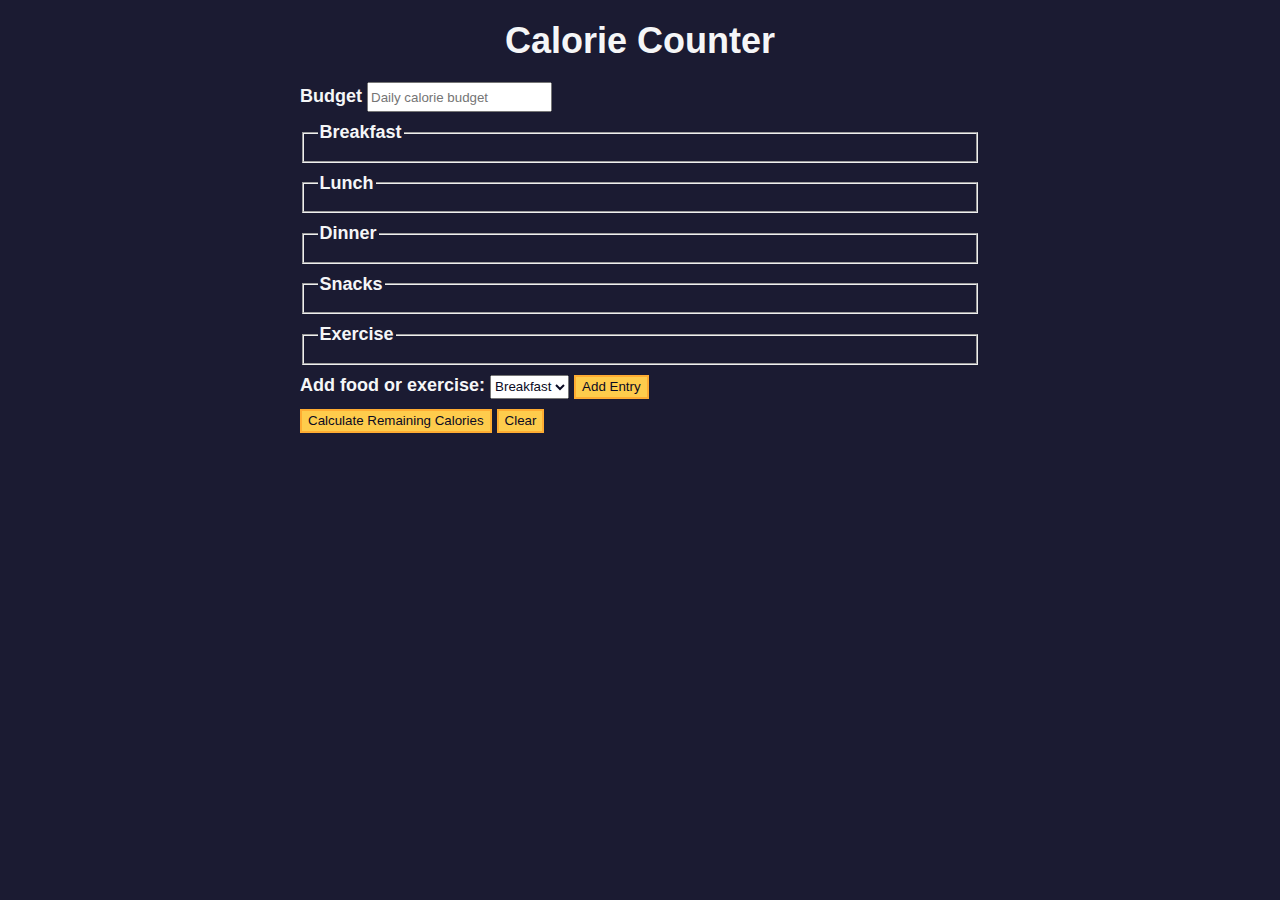
<file: calorie.html>
<!DOCTYPE html>
<!--[if lt IE 7]>      <html class="no-js lt-ie9 lt-ie8 lt-ie7"> <![endif]-->
<!--[if IE 7]>         <html class="no-js lt-ie9 lt-ie8"> <![endif]-->
<!--[if IE 8]>         <html class="no-js lt-ie9"> <![endif]-->
<!--[if gt IE 8]>      <html class="no-js"> <!--<![endif]-->
<html>
    <head>
        <meta charset="utf-8">
        <meta http-equiv="X-UA-Compatible" content="IE=edge">
        <title>Calories counter</title>
        <meta name="description" content="">
        <meta name="viewport" content="width=device-width, initial-scale=1">
        <link rel="stylesheet" href="/assets/css/calorie.css">
    </head>
    <body>
        <!--[if lt IE 7]>
            <p class="browsehappy">You are using an <strong>outdated</strong> browser. Please <a href="#">upgrade your browser</a> to improve your experience.</p>
        <![endif]-->
        <main>
            <h1>Calorie Counter</h1>
            <div class="container">
              <form id="calorie-counter">
                <label for="budget">Budget</label>
                <input
                  type="number"
                  min="0"
                  id="budget"
                  placeholder="Daily calorie budget"
                  required
                />
                <fieldset id="breakfast">
                  <legend>Breakfast</legend>
                  <div class="input-container"></div>
                </fieldset>
                <fieldset id="lunch">
                  <legend>Lunch</legend>
                  <div class="input-container"></div>
                </fieldset>
                <fieldset id="dinner">
                  <legend>Dinner</legend>
                  <div class="input-container"></div>
                </fieldset>
                <fieldset id="snacks">
                  <legend>Snacks</legend>
                  <div class="input-container"></div>
                </fieldset>
                <fieldset id="exercise">
                  <legend>Exercise</legend>
                  <div class="input-container"></div>
                </fieldset>
                <div class="controls">
                  <span>
                    <label for="entry-dropdown">Add food or exercise:</label>
                    <select id="entry-dropdown" name="options">
                      <option value="breakfast" selected>Breakfast</option>
                      <option value="lunch">Lunch</option>
                      <option value="dinner">Dinner</option>
                      <option value="snacks">Snacks</option>
                      <option value="exercise">Exercise</option>
                    </select>
                    <button type="button" id="add-entry">Add Entry</button>
                  </span>
                </div>
                <div>
                  <button type="submit">
                    Calculate Remaining Calories
                  </button>
                  <button type="button" id="clear">Clear</button>
                </div>
              </form>
              <div id="output" class="output hide"></div>
            </div>
          </main>
        
        <script src="/assets/js/calorie.js" async defer></script>
    </body>
</html>
</file>
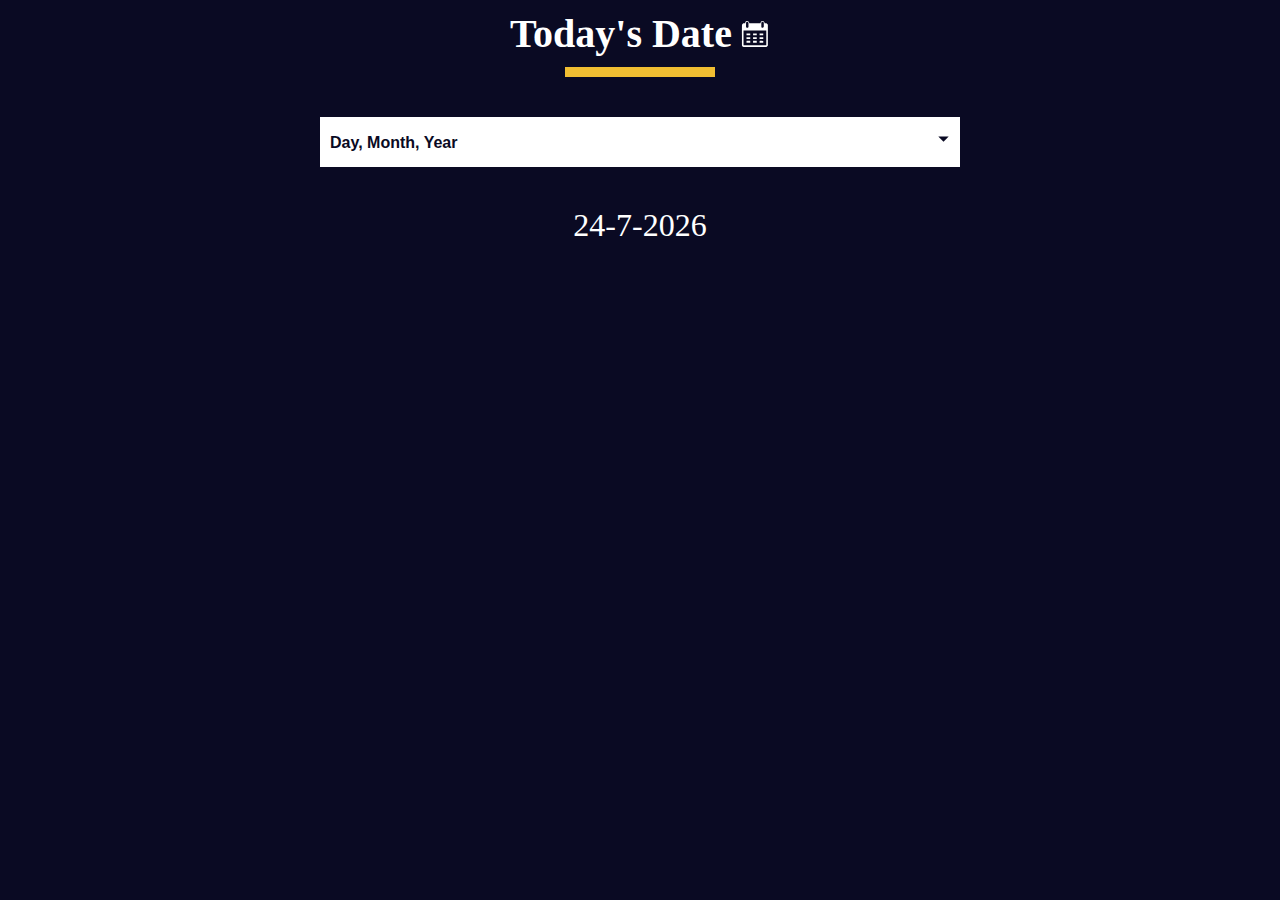
<file: dateformat.html>
<!DOCTYPE html>
<!--[if lt IE 7]>      <html class="no-js lt-ie9 lt-ie8 lt-ie7"> <![endif]-->
<!--[if IE 7]>         <html class="no-js lt-ie9 lt-ie8"> <![endif]-->
<!--[if IE 8]>         <html class="no-js lt-ie9"> <![endif]-->
<!--[if gt IE 8]>      <html class="no-js"> <!--<![endif]-->
<html>
    <head>
        <meta charset="utf-8">
        <meta http-equiv="X-UA-Compatible" content="IE=edge">
        <title>Date Formatter</title>
        <meta name="description" content="">
        <meta name="viewport" content="width=device-width, initial-scale=1">
        <link rel="stylesheet" href="/assets/css/dateformat.css">
    </head>
    <body>
        <!--[if lt IE 7]>
            <p class="browsehappy">You are using an <strong>outdated</strong> browser. Please <a href="#">upgrade your browser</a> to improve your experience.</p>
        <![endif]-->
        <main>
            <div class="title-container">
              <h1 class="title">Today's Date</h1>
      
              <svg
                class="date-svg"
                xmlns="http://www.w3.org/2000/svg"
                version="1.0"
                width="512.000000pt"
                height="512.000000pt"
                viewBox="0 0 512.000000 512.000000"
                preserveAspectRatio="xMidYMid meet"
              >
                <g
                  transform="translate(0.000000,512.000000) scale(0.100000,-0.100000)"
                  fill="#fff"
                  stroke="none"
                >
                  <path
                    d="M1145 4777 c-71 -24 -120 -54 -164 -102 -59 -64 -83 -124 -89 -216 l-4 -77 -147 -3 c-142 -4 -149 -5 -213 -37 -81 -40 -149 -111 -177 -188 -21 -54 -21 -64 -21 -1789 0 -1725 0 -1735 21 -1789 28 -77 96 -148 177 -188 l67 -33 1950 0 1950 0 67 33 c74 36 133 96 170 170 l23 47 0 1760 0 1760 -23 47 c-37 74 -96 134 -169 170 -63 31 -71 32 -213 36 l-148 4 -4 77 c-8 133 -82 242 -200 297 -54 25 -75 29 -148 29 -94 -1 -151 -20 -220 -75 -75 -59 -130 -181 -130 -287 l0 -43 -954 0 -954 0 -7 74 c-12 137 -89 251 -201 303 -66 30 -179 39 -239 20z m209 -164 c23 -16 52 -49 66 -73 l25 -45 0 -365 0 -365 -28 -47 c-30 -52 -88 -92 -149 -103 -54 -10 -137 17 -175 57 -65 69 -64 60 -61 471 l3 373 27 41 c17 26 45 50 80 68 71 35 151 31 212 -12z m2594 11 c41 -20 59 -37 82 -78 l30 -51 0 -360 c0 -329 -2 -364 -19 -401 -36 -79 -137 -133 -222 -119 -57 10 -125 58 -151 107 -23 42 -23 50 -26 388 -3 377 -1 403 51 465 62 76 162 95 255 49z m537 -2717 l0 -1239 -24 -19 c-23 -19 -67 -19 -1916 -19 -1849 0 -1893 0 -1916 19 l-24 19 -3 1241 -2 1241 1942 -2 1943 -3 0 -1238z"
                  />
                  <path
                    d="M1112 2493 l3 -158 318 -3 317 -2 0 160 0 160 -320 0 -321 0 3 -157z"
                  />
                  <path
                    d="M2230 2490 l0 -160 315 0 315 0 0 160 0 160 -315 0 -315 0 0 -160z"
                  />
                  <path
                    d="M3342 2493 l3 -158 310 0 310 0 3 158 3 157 -316 0 -316 0 3 -157z"
                  />
                  <path
                    d="M1110 1855 l0 -155 320 0 320 0 0 155 0 155 -320 0 -320 0 0 -155z"
                  />
                  <path
                    d="M2230 1855 l0 -155 315 0 315 0 0 155 0 155 -315 0 -315 0 0 -155z"
                  />
                  <path
                    d="M3340 1855 l0 -155 315 0 315 0 0 155 0 155 -315 0 -315 0 0 -155z"
                  />
                  <path
                    d="M1117 1383 c-4 -3 -7 -78 -7 -165 l0 -158 320 0 320 0 0 165 0 165 -313 0 c-173 0 -317 -3 -320 -7z"
                  />
                  <path
                    d="M2230 1225 l0 -165 315 0 315 0 0 165 0 165 -315 0 -315 0 0 -165z"
                  />
                  <path
                    d="M3347 1383 c-4 -3 -7 -78 -7 -165 l0 -158 315 0 315 0 -2 163 -3 162 -306 3 c-168 1 -308 -1 -312 -5z"
                  />
                </g>
              </svg>
            </div>
            <div class="divider"></div>
      
            <div class="dropdown-container">
              <select name="date-options" id="date-options">
                <option value="dd-mm-yyyy">Day, Month, Year</option>
                <option value="yyyy-mm-dd">Year, Month, Day</option>
                <option value="mm-dd-yyyy-h-mm">
                  Month, Day, Year, Hours, Minutes
                </option>
              </select>
              <div class="select-icon">
                <svg
                  class="icon"
                  xmlns="http://www.w3.org/2000/svg"
                  width="25"
                  height="35"
                  viewBox="0 0 24 24"
                >
                  <rect x="0" fill="none" width="24" height="24" />
      
                  <g>
                    <path d="M7 10l5 5 5-5" />
                  </g>
                </svg>
              </div>
            </div>
      
            <p id="current-date"></p>
          </main>
      
        
        <script src="/assets/js/dateformat.js" async defer></script>
    </body>
</html>
</file>
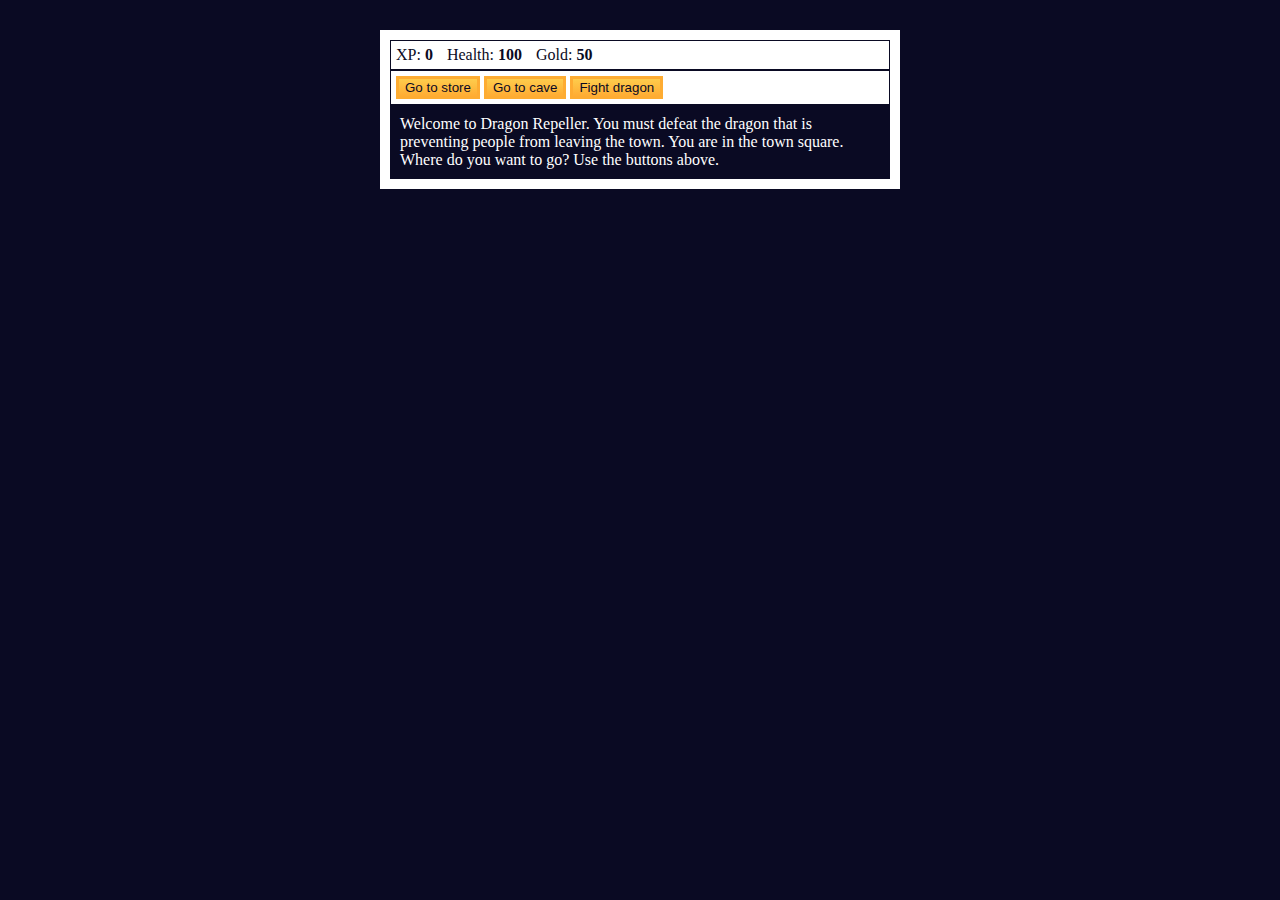
<file: drogon.html>
<!DOCTYPE html>
<!--[if lt IE 7]>      <html class="no-js lt-ie9 lt-ie8 lt-ie7"> <![endif]-->
<!--[if IE 7]>         <html class="no-js lt-ie9 lt-ie8"> <![endif]-->
<!--[if IE 8]>         <html class="no-js lt-ie9"> <![endif]-->
<!--[if gt IE 8]>      <html class="no-js"> <!--<![endif]-->
<html>
    <head>
        <meta charset="utf-8">
        <meta http-equiv="X-UA-Compatible" content="IE=edge">
        <title>RPG - Dragon Repeller</title>
        <meta name="description" content="">
        <meta name="viewport" content="width=device-width, initial-scale=1">
        <link rel="stylesheet" href="/assets/css/dragon.css">
    </head>
    <body>
        <!--[if lt IE 7]>
            <p class="browsehappy">You are using an <strong>outdated</strong> browser. Please <a href="#">upgrade your browser</a> to improve your experience.</p>
        <![endif]-->
        
    <div id="game">
      <div id="stats">
        <span class="stat">XP: <strong><span id="xpText">0</span></strong></span>
        <span class="stat">Health: <strong><span id="healthText">100</span></strong></span>
        <span class="stat">Gold: <strong><span id="goldText">50</span></strong></span>
      </div>
      <div id="controls">
        <button id="button1">Go to store</button>
        <button id="button2">Go to cave</button>
        <button id="button3">Fight dragon</button>
      </div>
      <div id="monsterStats">
        <span class="stat">Monster Name: <strong><span id="monsterName"></span></strong></span>
        <span class="stat">Health: <strong><span id="monsterHealth"></span></strong></span>
      </div>
      <div id="text">
        Welcome to Dragon Repeller. You must defeat the dragon that is preventing people from leaving the town. You are in the town square. Where do you want to go? Use the buttons above.
      </div>
    </div>

        <script src="/assets/js/dragon.js" async defer></script>
    </body>
</html>
</file>
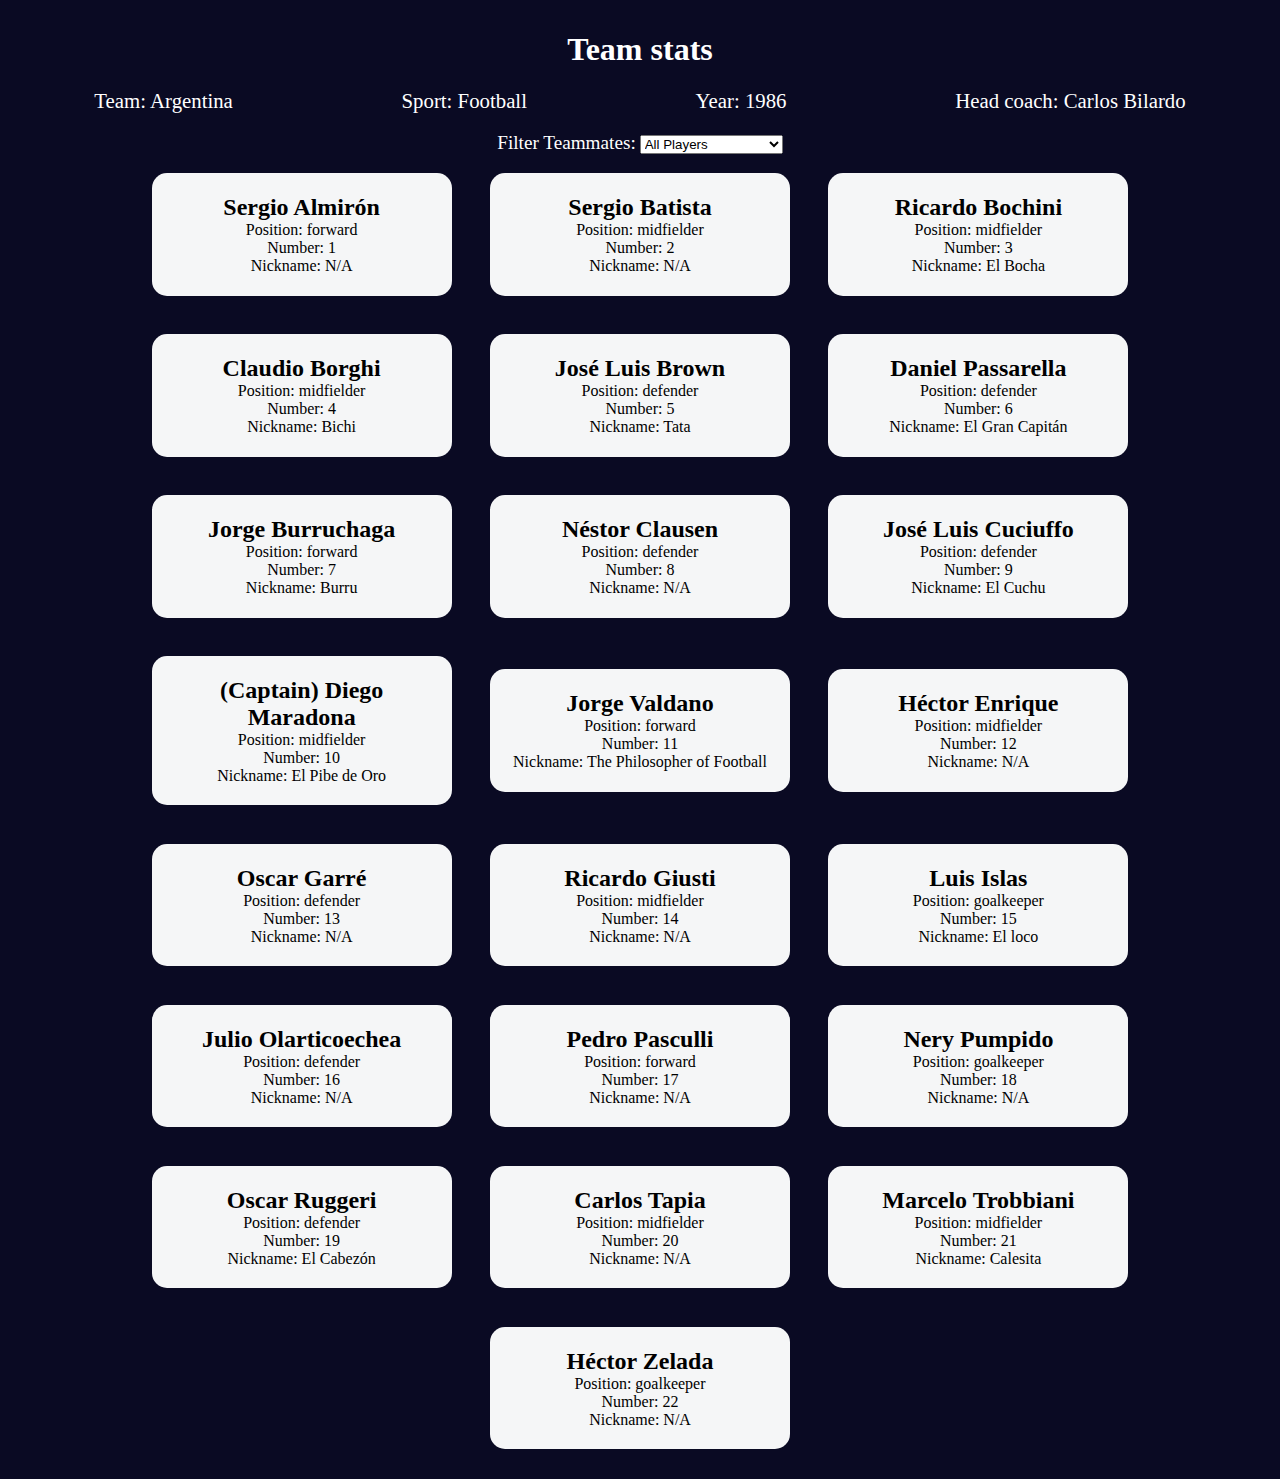
<file: footballcard.html>
<!DOCTYPE html>
<!--[if lt IE 7]>      <html class="no-js lt-ie9 lt-ie8 lt-ie7"> <![endif]-->
<!--[if IE 7]>         <html class="no-js lt-ie9 lt-ie8"> <![endif]-->
<!--[if IE 8]>         <html class="no-js lt-ie9"> <![endif]-->
<!--[if gt IE 8]>      <html class="no-js"> <!--<![endif]-->
<html>
    <head>
        <meta charset="utf-8">
        <meta http-equiv="X-UA-Compatible" content="IE=edge">
        <title>Football card</title>
        <meta name="description" content="">
        <meta name="viewport" content="width=device-width, initial-scale=1">
        <link rel="stylesheet" href="/assets/css/footballcard.css">
    </head>
    <body>
        <!--[if lt IE 7]>
            <p class="browsehappy">You are using an <strong>outdated</strong> browser. Please <a href="#">upgrade your browser</a> to improve your experience.</p>
        <![endif]-->
        <h1 class="title">Team stats</h1>
    <main>
      <div class="team-stats">
        <p>Team: <span id="team"></span></p>
        <p>Sport: <span id="sport"></span></p>
        <p>Year: <span id="year"></span></p>
        <p>Head coach: <span id="head-coach"></span></p>
      </div>
      <label class="options-label" for="players">Filter Teammates:</label>
      <select name="players" id="players">
        <option value="all">All Players</option>
        <option value="nickname">Nicknames</option>
        <option value="forward">Position Forward</option>
        <option value="midfielder">Position Midfielder</option>
        <option value="defender">Position Defender</option>
        <option value="goalkeeper">Position Goalkeeper</option>
      </select>
      <div class="cards" id="player-cards">
        <div class="player-card">
          <h2>Sergio Almirón</h2>
          <p>Position: forward</p>
          <p>Number: 1</p>
          <p>Nickname: N/A</p>
        </div>
        <div class="player-card">
          <h2>Sergio Batista</h2>
          <p>Position: midfielder</p>
          <p>Number: 2</p>
          <p>Nickname: N/A</p>
        </div>
        <div class="player-card">
          <h2>Ricardo Bochini</h2>
          <p>Position: midfielder</p>
          <p>Number: 3</p>
          <p>Nickname: El Bocha</p>
        </div>
        <div class="player-card">
          <h2>Claudio Borghi</h2>
          <p>Position: midfielder</p>
          <p>Number: 4</p>
          <p>Nickname: Bichi</p>
        </div>
        <div class="player-card">
          <h2>José Luis Brown</h2>
          <p>Position: defender</p>
          <p>Number: 5</p>
          <p>Nickname: Tata</p>
        </div>
        <div class="player-card">
          <h2>Daniel Passarella</h2>
          <p>Position: defender</p>
          <p>Number: 6</p>
          <p>Nickname: El Gran Capitán</p>
        </div>
        <div class="player-card">
          <h2>Jorge Burruchaga</h2>
          <p>Position: forward</p>
          <p>Number: 7</p>
          <p>Nickname: Burru</p>
        </div>
        <div class="player-card">
          <h2>Néstor Clausen</h2>
          <p>Position: defender</p>
          <p>Number: 8</p>
          <p>Nickname: N/A</p>
        </div>
        <div class="player-card">
          <h2>José Luis Cuciuffo</h2>
          <p>Position: defender</p>
          <p>Number: 9</p>
          <p>Nickname: El Cuchu</p>
        </div>
        <div class="player-card">
          <h2>(Captain) Diego Maradona</h2>
          <p>Position: midfielder</p>
          <p>Number: 10</p>
          <p>Nickname: El Pibe de Oro</p>
        </div>
        <div class="player-card">
          <h2>Jorge Valdano</h2>
          <p>Position: forward</p>
          <p>Number: 11</p>
          <p>Nickname: The Philosopher of Football</p>
        </div>
        <div class="player-card">
          <h2>Héctor Enrique</h2>
          <p>Position: midfielder</p>
          <p>Number: 12</p>
          <p>Nickname: N/A</p>
        </div>
        <div class="player-card">
          <h2>Oscar Garré</h2>
          <p>Position: defender</p>
          <p>Number: 13</p>
          <p>Nickname: N/A</p>
        </div>
        <div class="player-card">
          <h2>Ricardo Giusti</h2>
          <p>Position: midfielder</p>
          <p>Number: 14</p>
          <p>Nickname: N/A</p>
        </div>
        <div class="player-card">
          <h2>Luis Islas</h2>
          <p>Position: goalkeeper</p>
          <p>Number: 15</p>
          <p>Nickname: El loco</p>
        </div>
        <div class="player-card">
          <h2>Julio Olarticoechea</h2>
          <p>Position: defender</p>
          <p>Number: 16</p>
          <p>Nickname: N/A</p>
        </div>
        <div class="player-card">
          <h2>Pedro Pasculli</h2>
          <p>Position: forward</p>
          <p>Number: 17</p>
          <p>Nickname: N/A</p>
        </div>
        <div class="player-card">
          <h2>Nery Pumpido</h2>
          <p>Position: goalkeeper</p>
          <p>Number: 18</p>
          <p>Nickname: N/A</p>
        </div>
        <div class="player-card">
          <h2>Oscar Ruggeri</h2>
          <p>Position: defender</p>
          <p>Number: 19</p>
          <p>Nickname: El Cabezón</p>
        </div>
        <div class="player-card">
          <h2>Carlos Tapia</h2>
          <p>Position: midfielder</p>
          <p>Number: 20</p>
          <p>Nickname: N/A</p>
        </div>
        <div class="player-card">
          <h2>Marcelo Trobbiani</h2>
          <p>Position: midfielder</p>
          <p>Number: 21</p>
          <p>Nickname: Calesita</p>
        </div>
        <div class="player-card">
          <h2>Héctor Zelada</h2>
          <p>Position: goalkeeper</p>
          <p>Number: 22</p>
          <p>Nickname: N/A</p>
        </div>
      </div>
    </main>
        
        <script src="/assets/js/footballcard.js" async defer></script>
    </body>
</html>
</file>
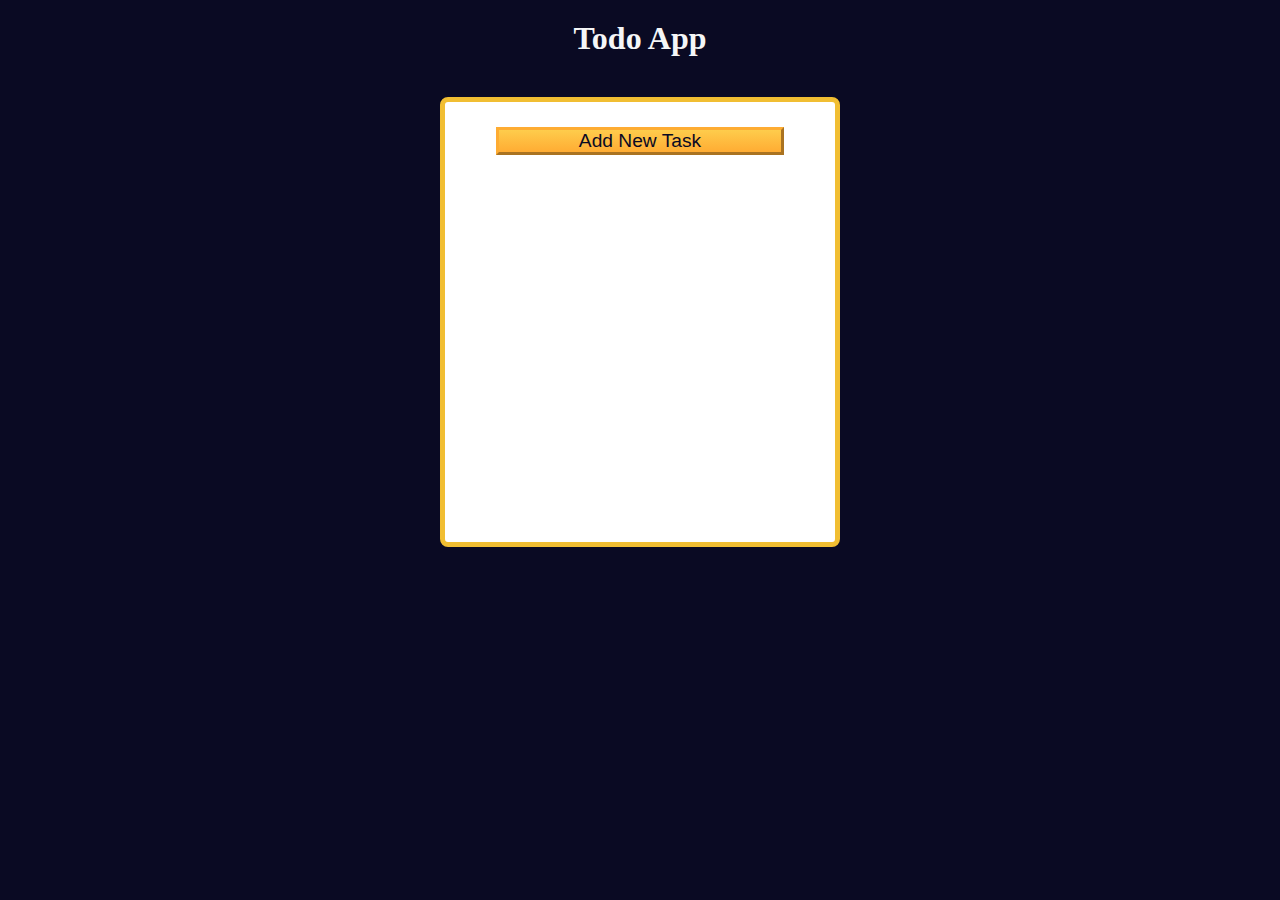
<file: todoapp.html>
<!DOCTYPE html>
<!--[if lt IE 7]>      <html class="no-js lt-ie9 lt-ie8 lt-ie7"> <![endif]-->
<!--[if IE 7]>         <html class="no-js lt-ie9 lt-ie8"> <![endif]-->
<!--[if IE 8]>         <html class="no-js lt-ie9"> <![endif]-->
<!--[if gt IE 8]>      <html class="no-js"> <!--<![endif]-->
<html>
    <head>
        <meta charset="utf-8">
        <meta http-equiv="X-UA-Compatible" content="IE=edge">
        <title>To Do App</title>
        <meta name="description" content="">
        <meta name="viewport" content="width=device-width, initial-scale=1">
        <link rel="stylesheet" href="/assets/css/todoapp.css">
    </head>
    <body>
        <!--[if lt IE 7]>
            <p class="browsehappy">You are using an <strong>outdated</strong> browser. Please <a href="#">upgrade your browser</a> to improve your experience.</p>
        <![endif]-->
        <main>
            <h1>Todo App</h1>
            <div class="todo-app">
              <button id="open-task-form-btn" class="btn large-btn">
                Add New Task
              </button>
              <form class="task-form hidden" id="task-form">
                <div class="task-form-header">
                  <button id="close-task-form-btn" class="close-task-form-btn" type="button" aria-label="close">
                    <svg class="close-icon" xmlns="http://www.w3.org/2000/svg" viewBox="0 0 48 48" width="48px" height="48px"><path fill="#F44336" d="M21.5 4.5H26.501V43.5H21.5z" transform="rotate(45.001 24 24)" /><path fill="#F44336" d="M21.5 4.5H26.5V43.501H21.5z" transform="rotate(135.008 24 24)" /></svg>
                  </button>
                </div>
                <div class="task-form-body">
                  <label class="task-form-label" for="title-input">Title</label>
                  <input required type="text" class="form-control" id="title-input" value="" />
                  <label class="task-form-label" for="date-input">Date</label>
                  <input type="date" class="form-control" id="date-input" value="" />
                  <label class="task-form-label" for="description-input">Description</label>
                  <textarea class="form-control" id="description-input" cols="30" rows="5"></textarea>
                </div>
                <div class="task-form-footer">
                  <button id="add-or-update-task-btn" class="btn large-btn" type="submit">
                    Add Task
                  </button>
                </div>
              </form>
              <dialog id="confirm-close-dialog">
                <form method="dialog">
                  <p class="discard-message-text">Discard unsaved changes?</p>
                  <div class="confirm-close-dialog-btn-container">
                    <button id="cancel-btn" class="btn">
                      Cancel
                    </button>
                    <button id="discard-btn" class="btn">
                      Discard
                    </button>
                  </div>
                </form>
              </dialog>
              <div id="tasks-container"></div>
            </div>
          </main>
        
        <script src="/assets/js/todoapp.js" async defer></script>
    </body>
</html>
</file>
<file: assets/css/calorie.css>
:root {
    --light-grey: #f5f6f7;
    --dark-blue: #0a0a23;
    --fcc-blue: #1b1b32;
    --light-yellow: #fecc4c;
    --dark-yellow: #feac32;
    --light-pink: #ffadad;
    --dark-red: #850000;
    --light-green: #acd157;
  }
  
  body {
    font-family: "Lato", Helvetica, Arial, sans-serif;
    font-size: 18px;
    background-color: var(--fcc-blue);
    color: var(--light-grey);
  }
  
  h1 {
    text-align: center;
  }
  
  .container {
    width: 90%;
    max-width: 680px;
  }
  
  h1,
  .container,
  .output {
    margin: 20px auto;
  }
  
  label,
  legend {
    font-weight: bold;
  }
  
  .input-container {
    display: flex;
    flex-direction: column;
  }
  
  button {
    outline: none;
    cursor: pointer;
    text-decoration: none;
    background-color: var(--light-yellow);
    border: 2px solid var(--dark-yellow);
  }
  
  .clear {
    background-color: var(--light-pink);
    color: var(--dark-red);
    border-color: var(--dark-red);
  }
  
  button,
  input,
  select {
    min-height: 24px;
    color: var(--dark-blue);
  }
  
  fieldset,
  label,
  button,
  input,
  select {
    margin-bottom: 10px;
  }
  
  .output {
    border: 2px solid var(--light-grey);
    padding: 10px;
    text-align: center;
  }
  
  .hide {
    display: none;
  }
  
  .output span {
    font-weight: bold;
    font-size: 1.2em;
  }
  
  .surplus {
    color: var(--light-green);
  }
  
  .deficit {
    color: var(--light-pink);
  }
</file>
<file: assets/css/dateformat.css>
*,
*::before,
*::after {
  margin: 0;
  padding: 0;
  box-sizing: border-box;
}

:root {
  --dark-grey: #0a0a23;
  --white: #ffffff;
  --yellow: #f1be32;
}

body {
  color: var(--white);
  background-color: var(--dark-grey);
}

.title-container {
  margin: 10px 0;
  display: flex;
  align-items: center;
  justify-content: center;
  gap: 8px;
}

.title {
  font-size: 2.5rem;
}

.date-svg {
  width: 30px;
  height: 30px;
}

.divider {
  margin: auto;
  width: 150px;
  height: 10px;
  background-color: var(--yellow);
}

.dropdown-container {
  width: 50%;
  margin: 40px auto;
  position: relative;
}

select {
  display: block;
  margin: 20px auto 0;
  width: 100%;
  height: 50px;
  font-size: 100%;
  font-weight: bold;
  cursor: pointer;
  background-color: var(--white);
  border: none;
  color: var(--dark-grey);
  appearance: none;
  padding: 10px;
  padding-right: 38px;
  -webkit-appearance: none;
  -moz-appearance: none;
  transition: color 0.3s ease, background-color 0.3s ease,
    border-bottom-color 0.3s ease;
}

.select-icon {
  position: absolute;
  top: 4px;
  right: 4px;
  width: 30px;
  height: 36px;
  pointer-events: none;
  padding-left: 5px;
  transition: background-color 0.3s ease, border-color 0.3s ease;
}

.select-icon svg.icon {
  transition: fill 0.3s ease;
  fill: var(--dark-grey);
}

#current-date {
  font-size: 2rem;
  text-align: center;
}

@media (max-width: 375px) {
  .title {
    font-size: 2rem;
  }

  .dropdown-container {
    width: 80%;
  }

  .date-svg {
    display: none;
  }
}
</file>
<file: assets/css/dragon.css>
body {
    background-color: #0a0a23;
  }
  
  #text {
    background-color: #0a0a23;
    color: #ffffff;
    padding: 10px;
  }
  
  #game {
    max-width: 500px;
    max-height: 400px;
    background-color: #ffffff;
    color: #ffffff;
    margin: 30px auto 0px;
    padding: 10px;
  }
  
  #controls,
  #stats {
    border: 1px solid #0a0a23;
    padding: 5px;
    color: #0a0a23;
  }
  
  #monsterStats {
    display: none;
    border: 1px solid #0a0a23;
    padding: 5px;
    color: #ffffff;
    background-color: #c70d0d;
  }
  
  .stat {
    padding-right: 10px;
  }
  
  button {
    cursor: pointer;
    color: #0a0a23;
    background-color: #feac32;
    background-image: linear-gradient(#fecc4c, #ffac33);
    border: 3px solid #feac32;
  }
</file>
<file: assets/css/footballcard.css>
*,
*::before,
*::after {
  box-sizing: border-box;
  margin: 0;
  padding: 0;
}

:root {
  --dark-grey: #0a0a23;
  --light-grey: #f5f6f7;
  --white: #ffffff;
  --black: #000;
}

body {
  background-color: var(--dark-grey);
  text-align: center;
  padding: 10px;
}

.title,
.options-label,
.team-stats,
footer {
  color: var(--white);
}

.title {
  margin: 1.3rem 0;
}

.team-stats {
  display: flex;
  justify-content: space-around;
  flex-wrap: wrap;
  font-size: 1.3rem;
  margin: 1.2rem 0;
}

.options-label {
  font-size: 1.2rem;
}

.cards {
  display: flex;
  flex-wrap: wrap;
  justify-content: center;
  align-items: center;
}

.player-card {
  background-color: var(--light-grey);
  padding: 1.3rem;
  margin: 1.2rem;
  width: 300px;
  border-radius: 15px;
}

@media (max-width: 768px) {
  .team-stats {
    flex-direction: column;
  }
}
</file>
<file: assets/css/todoapp.css>
:root {
    --white: #fff;
    --light-grey: #f5f6f7;
    --dark-grey: #0a0a23;
    --yellow: #f1be32;
    --golden-yellow: #feac32;
  }
  
  *,
  *::before,
  *::after {
    margin: 0;
    padding: 0;
    box-sizing: border-box;
  }
  
  body {
    background-color: var(--dark-grey);
  }
  
  main {
    display: flex;
    flex-direction: column;
    justify-content: center;
    align-items: center;
  }
  
  h1 {
    color: var(--light-grey);
    margin: 20px 0 40px 0;
  }
  
  .todo-app {
    background-color: var(--white);
    width: 300px;
    height: 350px;
    border: 5px solid var(--yellow);
    border-radius: 8px;
    padding: 15px;
    position: relative;
    display: flex;
    flex-direction: column;
    gap: 10px;
  }
  
  .btn {
    cursor: pointer;
    width: 100px;
    margin: 10px;
    color: var(--dark-grey);
    background-color: var(--golden-yellow);
    background-image: linear-gradient(#fecc4c, #ffac33);
    border-color: var(--golden-yellow);
    border-width: 3px;
  }
  
  .btn:hover {
    background-image: linear-gradient(#ffcc4c, #f89808);
  }
  
  .large-btn {
    width: 80%;
    font-size: 1.2rem;
    align-self: center;
    justify-self: center;
  }
  
  .close-task-form-btn {
    background: none;
    border: none;
    cursor: pointer;
  }
  
  .close-icon {
    width: 20px;
    height: 20px;
  }
  
  .task-form {
    display: flex;
    position: absolute;
    top: 50%;
    left: 50%;
    transform: translate(-50%, -50%);
    background-color: var(--white);
    border-radius: 5px;
    padding: 15px;
    width: 300px;
    height: 350px;
    flex-direction: column;
    justify-content: space-between;
    overflow: auto;
  }
  
  .task-form-header {
    display: flex;
    justify-content: flex-end;
  }
  
  .task-form-body {
    display: flex;
    flex-direction: column;
    justify-content: space-around;
  }
  
  .task-form-footer {
    display: flex;
    justify-content: center;
  }
  
  .task-form-label,
  #title-input,
  #date-input,
  #description-input {
    display: block;
  }
  
  .task-form-label {
    margin-bottom: 5px;
    font-size: 1.3rem;
    font-weight: bold;
  }
  
  #title-input,
  #date-input,
  #description-input {
    width: 100%;
    margin-bottom: 10px;
    padding: 2px;
  }
  
  #confirm-close-dialog {
    padding: 10px;
    margin: 10px auto;
    border-radius: 15px;
  }
  
  .confirm-close-dialog-btn-container {
    display: flex;
    justify-content: center;
    margin-top: 10px;
  }
  
  .discard-message-text {
    font-weight: bold;
    font-size: 1.5rem;
  }
  
  #tasks-container {
    height: 100%;
    overflow-y: auto;
  }
  
  .task {
    margin: 5px 0;
  }
  
  .hidden {
    display: none;
  }
  
  @media (min-width: 576px) {
    .todo-app,
    .task-form {
      width: 400px;
      height: 450px;
    }
  
    .task-form-label {
      font-size: 1.5rem;
    }
  
    #title-input,
    #date-input {
      height: 2rem;
    }
  
    #title-input,
    #date-input,
    #description-input {
      padding: 5px;
      margin-bottom: 20px;
    }
  }
</file>
